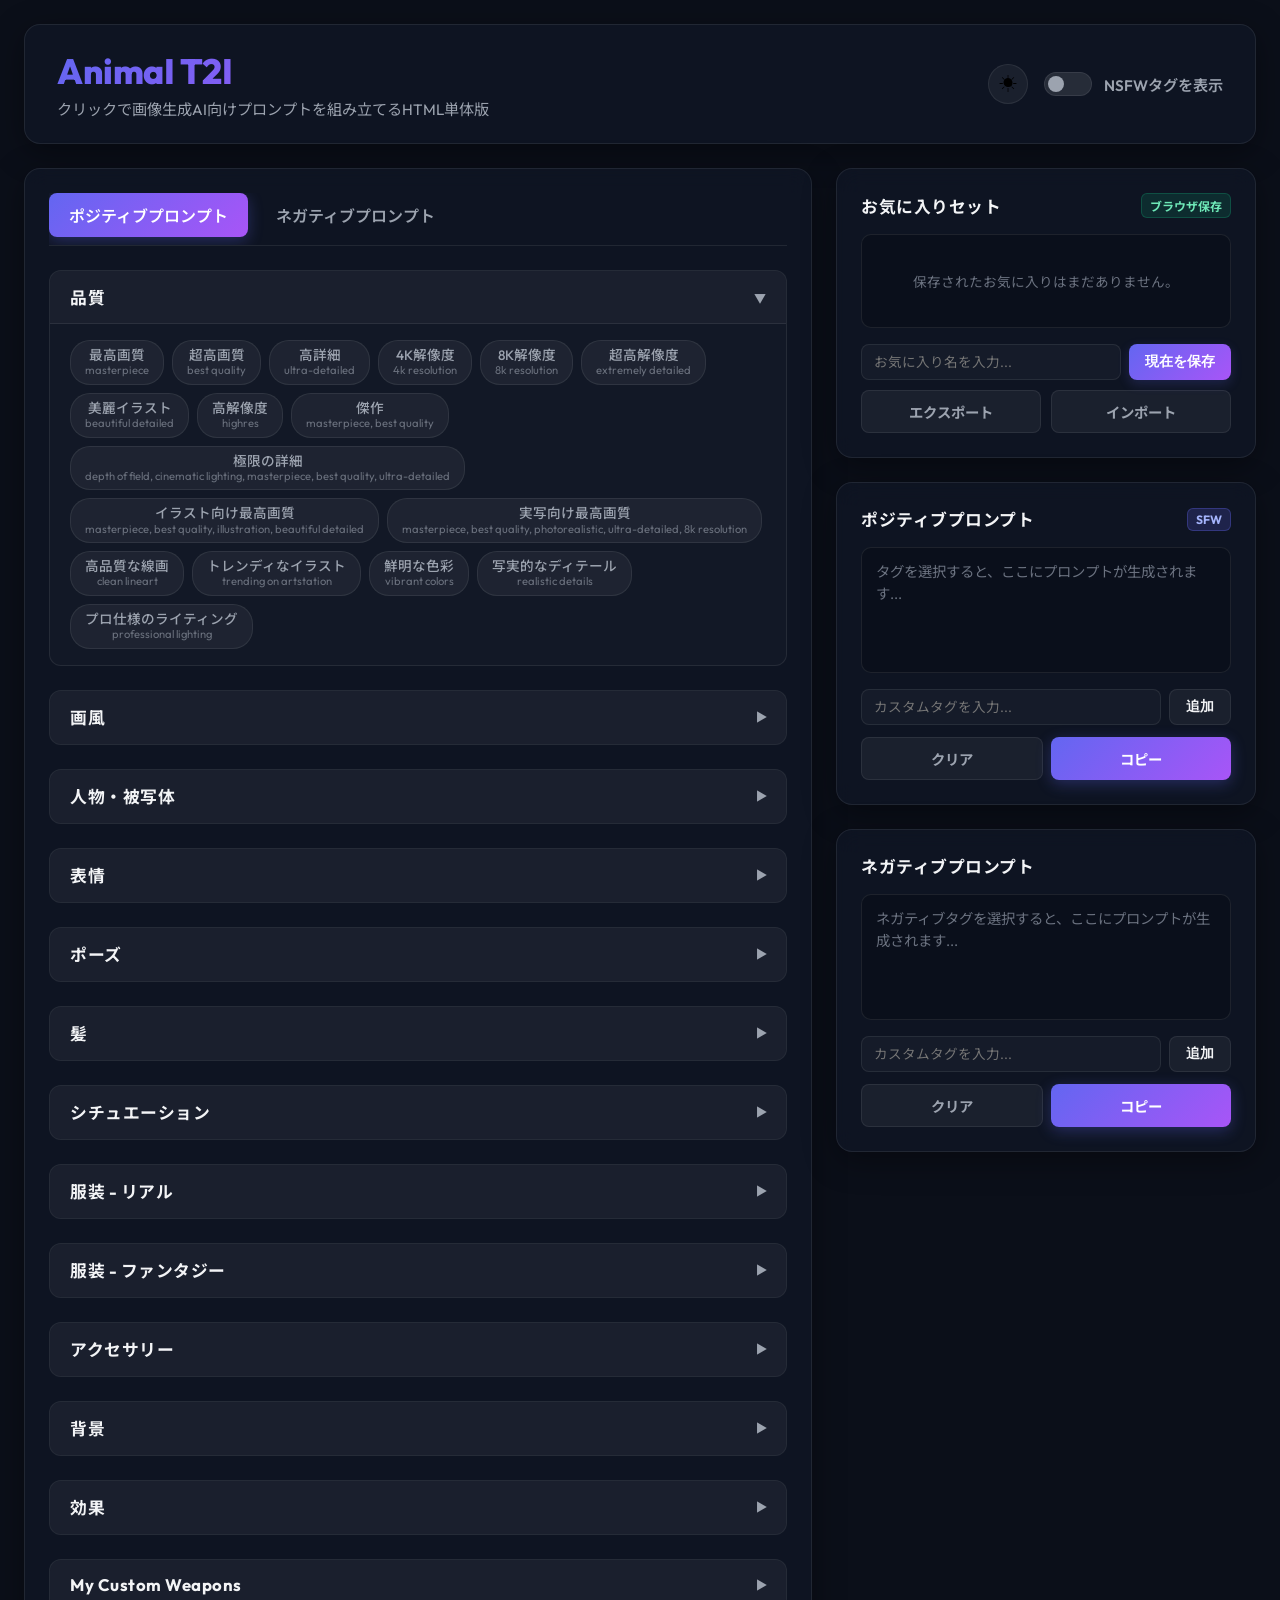
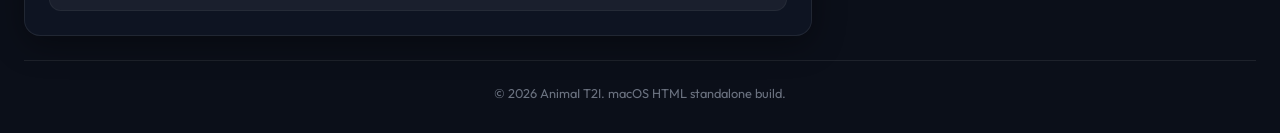
<file: macos/index.html>
<!DOCTYPE html>
<html lang="ja">
<head>
    <meta charset="UTF-8">
    <meta name="viewport" content="width=device-width, initial-scale=1.0">
    <title>AnimaI T2I - macOS HTML版</title>
    <link rel="icon" href="icon.png" type="image/png">
    <link rel="stylesheet" href="style.css">
    <link rel="preconnect" href="https://fonts.googleapis.com">
    <link rel="preconnect" href="https://fonts.gstatic.com" crossorigin>
    <link href="https://fonts.googleapis.com/css2?family=Outfit:wght@300;400;600;800&family=Noto+Sans+JP:wght@300;400;700&display=swap" rel="stylesheet">
</head>
<body>
    <div class="app-container">
        <header class="app-header">
            <div class="header-content">
                <div class="title-group">
                    <h1>AnimaI T2I</h1>
                    <p class="subtitle">クリックで画像生成AI向けプロンプトを組み立てるHTML単体版</p>
                </div>
                <div class="header-controls">
                    <button id="theme-toggle-btn" class="theme-toggle-btn" title="テーマを切り替え">
                        <span class="theme-icon-sun">☀</span>
                        <span class="theme-icon-moon" style="display: none;">☾</span>
                    </button>
                    <label class="switch-container">
                        <input type="checkbox" id="nsfw-toggle">
                        <span class="switch-slider"></span>
                        <span class="switch-label">NSFWタグを表示</span>
                    </label>
                </div>
            </div>
        </header>

        <main class="app-main">
            <section class="tag-selection-section">
                <div class="tab-container">
                    <button class="tab-btn active" data-tab="sfw">ポジティブプロンプト</button>
                    <button class="tab-btn" data-tab="nsfw" id="nsfw-tab-btn" style="display: none;">NSFWプロンプト</button>
                    <button class="tab-btn" data-tab="negative">ネガティブプロンプト</button>
                </div>

                <div class="tab-panels">
                    <div class="tab-panel active" id="panel-sfw">
                        <div class="category-grid" id="sfw-categories">
                            <div class="loading">データを読み込んでいます...</div>
                        </div>
                    </div>

                    <div class="tab-panel" id="panel-nsfw">
                        <div class="category-grid" id="nsfw-categories"></div>
                    </div>

                    <div class="tab-panel" id="panel-negative">
                        <div class="category-grid" id="negative-categories"></div>
                    </div>
                </div>
            </section>

            <section class="preview-section">
                <div class="sticky-preview-container">
                    <div class="preview-card" id="favorites-card">
                        <div class="preview-header">
                            <h2>お気に入りセット</h2>
                            <div class="badge favorites-badge">ブラウザ保存</div>
                        </div>
                        <div class="favorites-container">
                            <div class="favorites-list" id="favorites-list">
                                <div class="no-favorites">保存されたお気に入りはまだありません。</div>
                            </div>
                        </div>
                        <div class="favorites-actions">
                            <div class="manual-input-group">
                                <input type="text" id="favorite-name-input" placeholder="お気に入り名を入力...">
                                <button id="save-favorite-btn">現在を保存</button>
                            </div>
                            <div class="macos-favorite-tools">
                                <button class="btn btn-secondary" id="export-favorites-btn">エクスポート</button>
                                <label class="btn btn-secondary import-favorites-label" for="import-favorites-input">インポート</label>
                                <input type="file" id="import-favorites-input" accept="application/json,.json">
                            </div>
                        </div>
                    </div>

                    <div class="preview-card" id="positive-preview-card">
                        <div class="preview-header">
                            <h2>ポジティブプロンプト</h2>
                            <div class="badge positive-badge">SFW</div>
                        </div>
                        <div class="textarea-wrapper">
                            <textarea id="positive-prompt-output" readonly placeholder="タグを選択すると、ここにプロンプトが生成されます..."></textarea>
                        </div>
                        <div class="preview-actions">
                            <div class="manual-input-group">
                                <input type="text" id="manual-positive-input" placeholder="カスタムタグを入力...">
                                <button id="add-manual-positive-btn">追加</button>
                            </div>
                            <div class="action-buttons">
                                <button class="btn btn-secondary" id="clear-positive-btn">クリア</button>
                                <button class="btn btn-primary btn-copy" id="copy-positive-btn">
                                    <span class="copy-text">コピー</span>
                                    <span class="copy-success-text" style="display: none;">コピー完了</span>
                                </button>
                            </div>
                        </div>
                    </div>

                    <div class="preview-card">
                        <div class="preview-header">
                            <h2>ネガティブプロンプト</h2>
                        </div>
                        <div class="textarea-wrapper">
                            <textarea id="negative-prompt-output" readonly placeholder="ネガティブタグを選択すると、ここにプロンプトが生成されます..."></textarea>
                        </div>
                        <div class="preview-actions">
                            <div class="manual-input-group">
                                <input type="text" id="manual-negative-input" placeholder="カスタムタグを入力...">
                                <button id="add-manual-negative-btn">追加</button>
                            </div>
                            <div class="action-buttons">
                                <button class="btn btn-secondary" id="clear-negative-btn">クリア</button>
                                <button class="btn btn-primary btn-copy" id="copy-negative-btn">
                                    <span class="copy-text">コピー</span>
                                    <span class="copy-success-text" style="display: none;">コピー完了</span>
                                </button>
                            </div>
                        </div>
                    </div>
                </div>
            </section>
        </main>

        <footer class="app-footer">
            <p>&copy; 2026 AnimaI T2I. macOS HTML standalone build.</p>
        </footer>
    </div>
    <script src="prompts-data.js"></script>
    <script src="app.js"></script>
</body>
</html>
</file>
<file: macos/style.css>
/* ==========================================================================
   Design System & Custom Properties
   ========================================================================== */
:root {
    /* Color Palette (Dark Theme Default) */
    --bg-main: #0b0f19;
    --bg-card: rgba(17, 24, 39, 0.7);
    --bg-card-hover: rgba(31, 41, 55, 0.85);
    --border-color: rgba(255, 255, 255, 0.08);
    --border-active: rgba(99, 102, 241, 0.5);
    
    --text-primary: #f3f4f6;
    --text-secondary: #9ca3af;
    --text-muted: #6b7280;
    
    --primary-gradient: linear-gradient(135deg, #6366f1 0%, #a855f7 100%);
    --secondary-gradient: linear-gradient(135deg, #10b981 0%, #059669 100%);
    --danger-gradient: linear-gradient(135deg, #f43f5e 0%, #e11d48 100%);
    --glass-shadow: 0 8px 32px 0 rgba(0, 0, 0, 0.37);
    
    /* Animations */
    --transition-fast: 0.15s ease;
    --transition-normal: 0.3s cubic-bezier(0.4, 0, 0.2, 1);
    
    /* Fonts */
    --font-primary: 'Outfit', 'Noto Sans JP', sans-serif;
    
    /* Theme specific backgrounds */
    --bg-tag: rgba(255, 255, 255, 0.05);
    --bg-tag-hover: rgba(255, 255, 255, 0.12);
    --bg-textarea: rgba(0, 0, 0, 0.2);
    --bg-input: rgba(255, 255, 255, 0.03);
    --bg-input-focus: rgba(255, 255, 255, 0.05);
    --bg-btn-sec: rgba(255, 255, 255, 0.05);
    --bg-btn-sec-hover: rgba(255, 255, 255, 0.1);
}

[data-theme="light"] {
    /* Color Palette (Light Theme) */
    --bg-main: #f3f4f6;
    --bg-card: rgba(255, 255, 255, 0.75);
    --bg-card-hover: rgba(255, 255, 255, 0.9);
    --border-color: rgba(0, 0, 0, 0.08);
    --border-active: rgba(99, 102, 241, 0.7);
    
    --text-primary: #1f2937;
    --text-secondary: #4b5563;
    --text-muted: #9ca3af;
    
    --glass-shadow: 0 8px 32px 0 rgba(31, 38, 135, 0.06);
    
    /* Theme specific backgrounds */
    --bg-tag: rgba(0, 0, 0, 0.04);
    --bg-tag-hover: rgba(0, 0, 0, 0.08);
    --bg-textarea: rgba(255, 255, 255, 0.5);
    --bg-input: rgba(0, 0, 0, 0.02);
    --bg-input-focus: rgba(0, 0, 0, 0.04);
    --bg-btn-sec: rgba(0, 0, 0, 0.04);
    --bg-btn-sec-hover: rgba(0, 0, 0, 0.08);
}

/* ==========================================================================
   Base Styles
   ========================================================================== */
* {
    box-sizing: border-box;
    margin: 0;
    padding: 0;
}

body {
    background-color: var(--bg-main);
    color: var(--text-primary);
    font-family: var(--font-primary);
    min-height: 100vh;
    display: flex;
    flex-direction: column;
    overflow-x: hidden;
}

/* Scrollbar Customization */
::-webkit-scrollbar {
    width: 8px;
    height: 8px;
}

::-webkit-scrollbar-track {
    background: var(--bg-main);
}

::-webkit-scrollbar-thumb {
    background: rgba(255, 255, 255, 0.1);
    border-radius: 4px;
}

::-webkit-scrollbar-thumb:hover {
    background: rgba(255, 255, 255, 0.25);
}

/* ==========================================================================
   Layout
   ========================================================================== */
.app-container {
    max-width: 1400px;
    margin: 0 auto;
    width: 100%;
    padding: 24px;
    flex-grow: 1;
    display: flex;
    flex-direction: column;
    gap: 24px;
}

/* Header */
.app-header {
    background: var(--bg-card);
    backdrop-filter: blur(12px);
    border: 1px solid var(--border-color);
    border-radius: 16px;
    padding: 24px 32px;
    box-shadow: var(--glass-shadow);
}

.header-content {
    display: flex;
    justify-content: space-between;
    align-items: center;
    flex-wrap: wrap;
    gap: 16px;
}

.title-group h1 {
    font-size: 2.2rem;
    font-weight: 800;
    background: var(--primary-gradient);
    -webkit-background-clip: text;
    -webkit-text-fill-color: transparent;
    letter-spacing: -0.5px;
}

.title-group .subtitle {
    color: var(--text-secondary);
    margin-top: 4px;
    font-size: 0.95rem;
}

/* Header Controls */
.header-controls {
    display: flex;
    align-items: center;
    gap: 16px;
}

/* Theme Toggle Button */
.theme-toggle-btn {
    background: var(--bg-btn-sec);
    border: 1px solid var(--border-color);
    border-radius: 50%;
    width: 40px;
    height: 40px;
    display: inline-flex;
    justify-content: center;
    align-items: center;
    cursor: pointer;
    font-size: 1.1rem;
    transition: var(--transition-fast);
    outline: none;
}

.theme-toggle-btn:hover {
    background: var(--bg-btn-sec-hover);
    transform: scale(1.05);
}

.theme-toggle-btn:active {
    transform: scale(0.95);
}

/* Toggle Switch */
.switch-container {
    display: inline-flex;
    align-items: center;
    cursor: pointer;
    position: relative;
    user-select: none;
}

.switch-container input {
    opacity: 0;
    width: 0;
    height: 0;
}

.switch-slider {
    width: 48px;
    height: 24px;
    background-color: rgba(255, 255, 255, 0.1);
    border: 1px solid var(--border-color);
    border-radius: 24px;
    position: relative;
    transition: var(--transition-normal);
}

.switch-slider::before {
    content: "";
    position: absolute;
    height: 16px;
    width: 16px;
    left: 3px;
    bottom: 3px;
    background-color: var(--text-secondary);
    border-radius: 50%;
    transition: var(--transition-normal);
}

.switch-container input:checked + .switch-slider {
    background: var(--danger-gradient);
}

.switch-container input:checked + .switch-slider::before {
    transform: translateX(24px);
    background-color: white;
}

.switch-label {
    margin-left: 12px;
    font-size: 0.95rem;
    font-weight: 600;
    color: var(--text-secondary);
    transition: var(--transition-fast);
}

.switch-container input:checked ~ .switch-label {
    color: #f43f5e;
}

/* Main Grid */
.app-main {
    display: grid;
    grid-template-columns: 1fr 420px;
    gap: 24px;
    align-items: start;
    flex-grow: 1;
}

@media (max-width: 1024px) {
    .app-main {
        grid-template-columns: 1fr;
    }
}

/* ==========================================================================
   Tag Selection Section (Left Side)
   ========================================================================== */
.tag-selection-section {
    background: var(--bg-card);
    backdrop-filter: blur(12px);
    border: 1px solid var(--border-color);
    border-radius: 16px;
    padding: 24px;
    box-shadow: var(--glass-shadow);
    display: flex;
    flex-direction: column;
    gap: 24px;
}

/* Tabs */
.tab-container {
    display: flex;
    border-bottom: 1px solid var(--border-color);
    padding-bottom: 8px;
    gap: 8px;
    overflow-x: auto;
}

.tab-btn {
    background: transparent;
    border: none;
    outline: none;
    color: var(--text-secondary);
    font-family: var(--font-primary);
    font-size: 1rem;
    font-weight: 600;
    padding: 10px 20px;
    cursor: pointer;
    border-radius: 8px;
    white-space: nowrap;
    transition: var(--transition-fast);
}

.tab-btn:hover {
    color: var(--text-primary);
    background: rgba(255, 255, 255, 0.05);
}

.tab-btn.active {
    color: white;
    background: var(--primary-gradient);
    box-shadow: 0 4px 15px rgba(99, 102, 241, 0.3);
}

.tab-btn[data-tab="nsfw"].active {
    background: var(--danger-gradient);
    box-shadow: 0 4px 15px rgba(244, 63, 94, 0.3);
}

/* Tab Panels */
.tab-panel {
    display: none;
}

.tab-panel.active {
    display: block;
    animation: fadeIn var(--transition-normal);
}

@keyframes fadeIn {
    from { opacity: 0; transform: translateY(6px); }
    to { opacity: 1; transform: translateY(0); }
}

/* Categories Grid */
.category-grid {
    display: flex;
    flex-direction: column;
    gap: 24px;
}

/* Category Card */
.category-card {
    background: rgba(255, 255, 255, 0.02);
    border: 1px solid var(--border-color);
    border-radius: 12px;
    overflow: hidden;
    transition: var(--transition-fast);
}

.category-card:hover {
    border-color: rgba(255, 255, 255, 0.15);
    background: rgba(255, 255, 255, 0.03);
}

.category-title {
    font-size: 1.05rem;
    font-weight: 700;
    padding: 14px 20px;
    background: rgba(255, 255, 255, 0.03);
    border-bottom: 1px solid var(--border-color);
    color: var(--text-primary);
    letter-spacing: 0.5px;
    cursor: pointer;
    display: flex;
    justify-content: space-between;
    align-items: center;
    user-select: none;
    transition: background var(--transition-fast);
}

.category-title:hover {
    background: rgba(255, 255, 255, 0.06);
}

.category-title::after {
    content: "▼";
    font-size: 0.75rem;
    color: var(--text-secondary);
    transition: transform var(--transition-normal);
}

.category-card.collapsed .category-title::after {
    transform: rotate(-90deg);
}

.category-card.collapsed .category-title {
    border-bottom-color: transparent;
}

.category-body {
    display: grid;
    grid-template-rows: 1fr;
    transition: grid-template-rows var(--transition-normal);
}

.category-card.collapsed .category-body {
    grid-template-rows: 0fr;
}

.category-body-inner {
    min-height: 0;
    padding: 16px 20px;
    display: flex;
    flex-wrap: wrap;
    gap: 8px;
    overflow: hidden;
    transition: padding var(--transition-normal), opacity var(--transition-normal), visibility var(--transition-normal);
    opacity: 1;
    visibility: visible;
}

.category-card.collapsed .category-body-inner {
    padding-top: 0;
    padding-bottom: 0;
    opacity: 0;
    visibility: hidden;
}

/* Tag Buttons */
.prompt-tag {
    background: var(--bg-tag);
    border: 1px solid var(--border-color);
    border-radius: 20px;
    color: var(--text-secondary);
    font-family: var(--font-primary);
    font-size: 0.85rem;
    padding: 6px 14px;
    cursor: pointer;
    display: inline-flex;
    flex-direction: column;
    align-items: center;
    transition: var(--transition-fast);
    line-height: 1.2;
}

.prompt-tag:hover {
    background: var(--bg-tag-hover);
    color: var(--text-primary);
    border-color: rgba(255, 255, 255, 0.25);
    transform: translateY(-1px);
}

.prompt-tag .jp-name {
    font-weight: 500;
}

.prompt-tag .en-name {
    font-size: 0.7rem;
    opacity: 0.6;
    margin-top: 1px;
}

/* SFW Active Tag */
.prompt-tag.active {
    background: linear-gradient(135deg, rgba(99, 102, 241, 0.2) 0%, rgba(168, 85, 247, 0.2) 100%);
    border-color: var(--border-active);
    color: #c084fc;
    box-shadow: 0 0 10px rgba(168, 85, 247, 0.15);
}

.prompt-tag.active .en-name {
    opacity: 0.9;
}

/* NSFW Active Tag */
.tab-panel#panel-nsfw .prompt-tag.active {
    background: linear-gradient(135deg, rgba(244, 63, 94, 0.2) 0%, rgba(225, 29, 72, 0.2) 100%);
    border-color: rgba(244, 63, 94, 0.5);
    color: #fda4af;
    box-shadow: 0 0 10px rgba(244, 63, 94, 0.15);
}

/* Negative Active Tag */
.tab-panel#panel-negative .prompt-tag.active {
    background: linear-gradient(135deg, rgba(16, 185, 129, 0.2) 0%, rgba(5, 150, 105, 0.2) 100%);
    border-color: rgba(16, 185, 129, 0.5);
    color: #6ee7b7;
    box-shadow: 0 0 10px rgba(16, 185, 129, 0.15);
}

/* Loading display */
.loading {
    padding: 40px;
    text-align: center;
    color: var(--text-secondary);
    font-weight: 600;
}

/* ==========================================================================
   Preview Section (Right Side)
   ========================================================================== */
.preview-section {
    display: flex;
    flex-direction: column;
}

.sticky-preview-container {
    position: sticky;
    top: 24px;
    display: flex;
    flex-direction: column;
    gap: 24px;
}

.preview-card {
    background: var(--bg-card);
    backdrop-filter: blur(12px);
    border: 1px solid var(--border-color);
    border-radius: 16px;
    padding: 24px;
    box-shadow: var(--glass-shadow);
    display: flex;
    flex-direction: column;
    gap: 16px;
}

.preview-header {
    display: flex;
    justify-content: space-between;
    align-items: center;
}

.preview-header h2 {
    font-size: 1.05rem;
    font-weight: 700;
    color: var(--text-primary);
    letter-spacing: 0.5px;
}

.badge {
    font-size: 0.75rem;
    font-weight: 700;
    padding: 3px 8px;
    border-radius: 6px;
}

.positive-badge {
    background: rgba(99, 102, 241, 0.2);
    color: #a5b4fc;
    border: 1px solid rgba(99, 102, 241, 0.3);
}

.positive-badge.nsfw-mode {
    background: rgba(244, 63, 94, 0.2);
    color: #fecdd3;
    border: 1px solid rgba(244, 63, 94, 0.3);
}

.favorites-badge {
    background: rgba(16, 185, 129, 0.15);
    color: #6ee7b7;
    border: 1px solid rgba(16, 185, 129, 0.25);
}

.favorites-container {
    max-height: 220px;
    overflow-y: auto;
    border-radius: 10px;
    background: var(--bg-textarea);
    border: 1px solid var(--border-color);
    padding: 12px;
}

.favorites-list {
    display: flex;
    flex-direction: column;
    gap: 8px;
}

.no-favorites {
    text-align: center;
    color: var(--text-muted);
    font-size: 0.85rem;
    padding: 24px 0;
}

.favorite-item {
    display: flex;
    justify-content: space-between;
    align-items: center;
    background: var(--bg-tag);
    border: 1px solid var(--border-color);
    border-radius: 8px;
    padding: 10px 14px;
    cursor: pointer;
    transition: var(--transition-fast);
}

.favorite-item:hover {
    background: var(--bg-tag-hover);
    border-color: var(--border-active);
    transform: translateY(-1px);
}

.favorite-item-content {
    display: flex;
    flex-direction: column;
    gap: 2px;
    overflow: hidden;
    flex-grow: 1;
}

.favorite-item-name {
    font-weight: 600;
    font-size: 0.9rem;
    color: var(--text-primary);
    white-space: nowrap;
    overflow: hidden;
    text-overflow: ellipsis;
}

.favorite-item-meta {
    font-size: 0.75rem;
    color: var(--text-secondary);
}

.favorite-item-meta span {
    margin-right: 8px;
}

.favorite-item-actions {
    display: flex;
    align-items: center;
    margin-left: 8px;
}

.fav-delete-btn {
    background: transparent;
    border: none;
    outline: none;
    color: var(--text-muted);
    font-size: 1.1rem;
    cursor: pointer;
    width: 28px;
    height: 28px;
    border-radius: 50%;
    display: flex;
    align-items: center;
    justify-content: center;
    transition: var(--transition-fast);
}

.fav-delete-btn:hover {
    background: rgba(244, 63, 94, 0.15);
    color: #fda4af;
}

#save-favorite-btn {
    background: var(--primary-gradient);
    color: white;
    font-weight: 600;
    border: none;
    box-shadow: 0 4px 12px rgba(99, 102, 241, 0.2);
}

#save-favorite-btn:hover {
    opacity: 0.95;
    transform: translateY(-1px);
}

.macos-favorite-tools {
    display: grid;
    grid-template-columns: 1fr 1fr;
    gap: 10px;
    margin-top: 10px;
}

.import-favorites-label {
    display: inline-flex;
    align-items: center;
    cursor: pointer;
    justify-content: center;
    text-align: center;
}

#import-favorites-input {
    position: absolute;
    inline-size: 1px;
    block-size: 1px;
    opacity: 0;
    pointer-events: none;
}

/* Textarea wrapper */
.textarea-wrapper {
    position: relative;
    border-radius: 10px;
    background: var(--bg-textarea);
    border: 1px solid var(--border-color);
    transition: var(--transition-fast);
}

.textarea-wrapper:focus-within {
    border-color: var(--border-active);
    box-shadow: 0 0 0 2px rgba(99, 102, 241, 0.15);
}

.textarea-wrapper textarea {
    width: 100%;
    height: 120px;
    background: transparent;
    border: none;
    outline: none;
    color: var(--text-primary);
    font-family: var(--font-primary);
    font-size: 0.9rem;
    padding: 14px;
    resize: none;
    line-height: 1.5;
}

.textarea-wrapper textarea::placeholder {
    color: var(--text-muted);
}

/* Actions inside Preview */
.preview-actions {
    display: flex;
    flex-direction: column;
    gap: 12px;
}

/* Manual Tag Input */
.manual-input-group {
    display: flex;
    gap: 8px;
}

.manual-input-group input {
    flex-grow: 1;
    background: var(--bg-input);
    border: 1px solid var(--border-color);
    border-radius: 8px;
    padding: 8px 12px;
    color: var(--text-primary);
    font-family: var(--font-primary);
    font-size: 0.85rem;
    outline: none;
    transition: var(--transition-fast);
}

.manual-input-group input:focus {
    border-color: var(--border-active);
    background: var(--bg-input-focus);
}

.manual-input-group button {
    background: var(--bg-btn-sec);
    border: 1px solid var(--border-color);
    border-radius: 8px;
    color: var(--text-primary);
    padding: 0 16px;
    font-size: 0.85rem;
    font-weight: 600;
    cursor: pointer;
    transition: var(--transition-fast);
}

.manual-input-group button:hover {
    background: var(--bg-btn-sec-hover);
}

/* Action Buttons */
.action-buttons {
    display: flex;
    gap: 8px;
}

/* Generic Button */
.btn {
    border: none;
    outline: none;
    font-family: var(--font-primary);
    font-weight: 700;
    font-size: 0.9rem;
    padding: 10px 16px;
    border-radius: 8px;
    cursor: pointer;
    transition: var(--transition-fast);
    flex-grow: 1;
    display: inline-flex;
    justify-content: center;
    align-items: center;
}

.btn-secondary {
    background: var(--bg-btn-sec);
    border: 1px solid var(--border-color);
    color: var(--text-secondary);
}

.btn-secondary:hover {
    background: var(--bg-btn-sec-hover);
    color: var(--text-primary);
}

.btn-primary {
    background: var(--primary-gradient);
    color: white;
    box-shadow: 0 4px 15px rgba(99, 102, 241, 0.3);
}

.btn-primary:hover {
    opacity: 0.9;
    transform: translateY(-1px);
}

.btn-primary:active {
    transform: translateY(0);
}

/* Copy Animation Styles */
.btn-copy.copied {
    background: var(--secondary-gradient);
    box-shadow: 0 4px 15px rgba(16, 185, 129, 0.3);
}

/* ==========================================================================
   Footer
   ========================================================================== */
.app-footer {
    border-top: 1px solid var(--border-color);
    padding: 24px 0 8px 0;
    text-align: center;
    color: var(--text-muted);
    font-size: 0.8rem;
    margin-top: auto;
}
</file>
